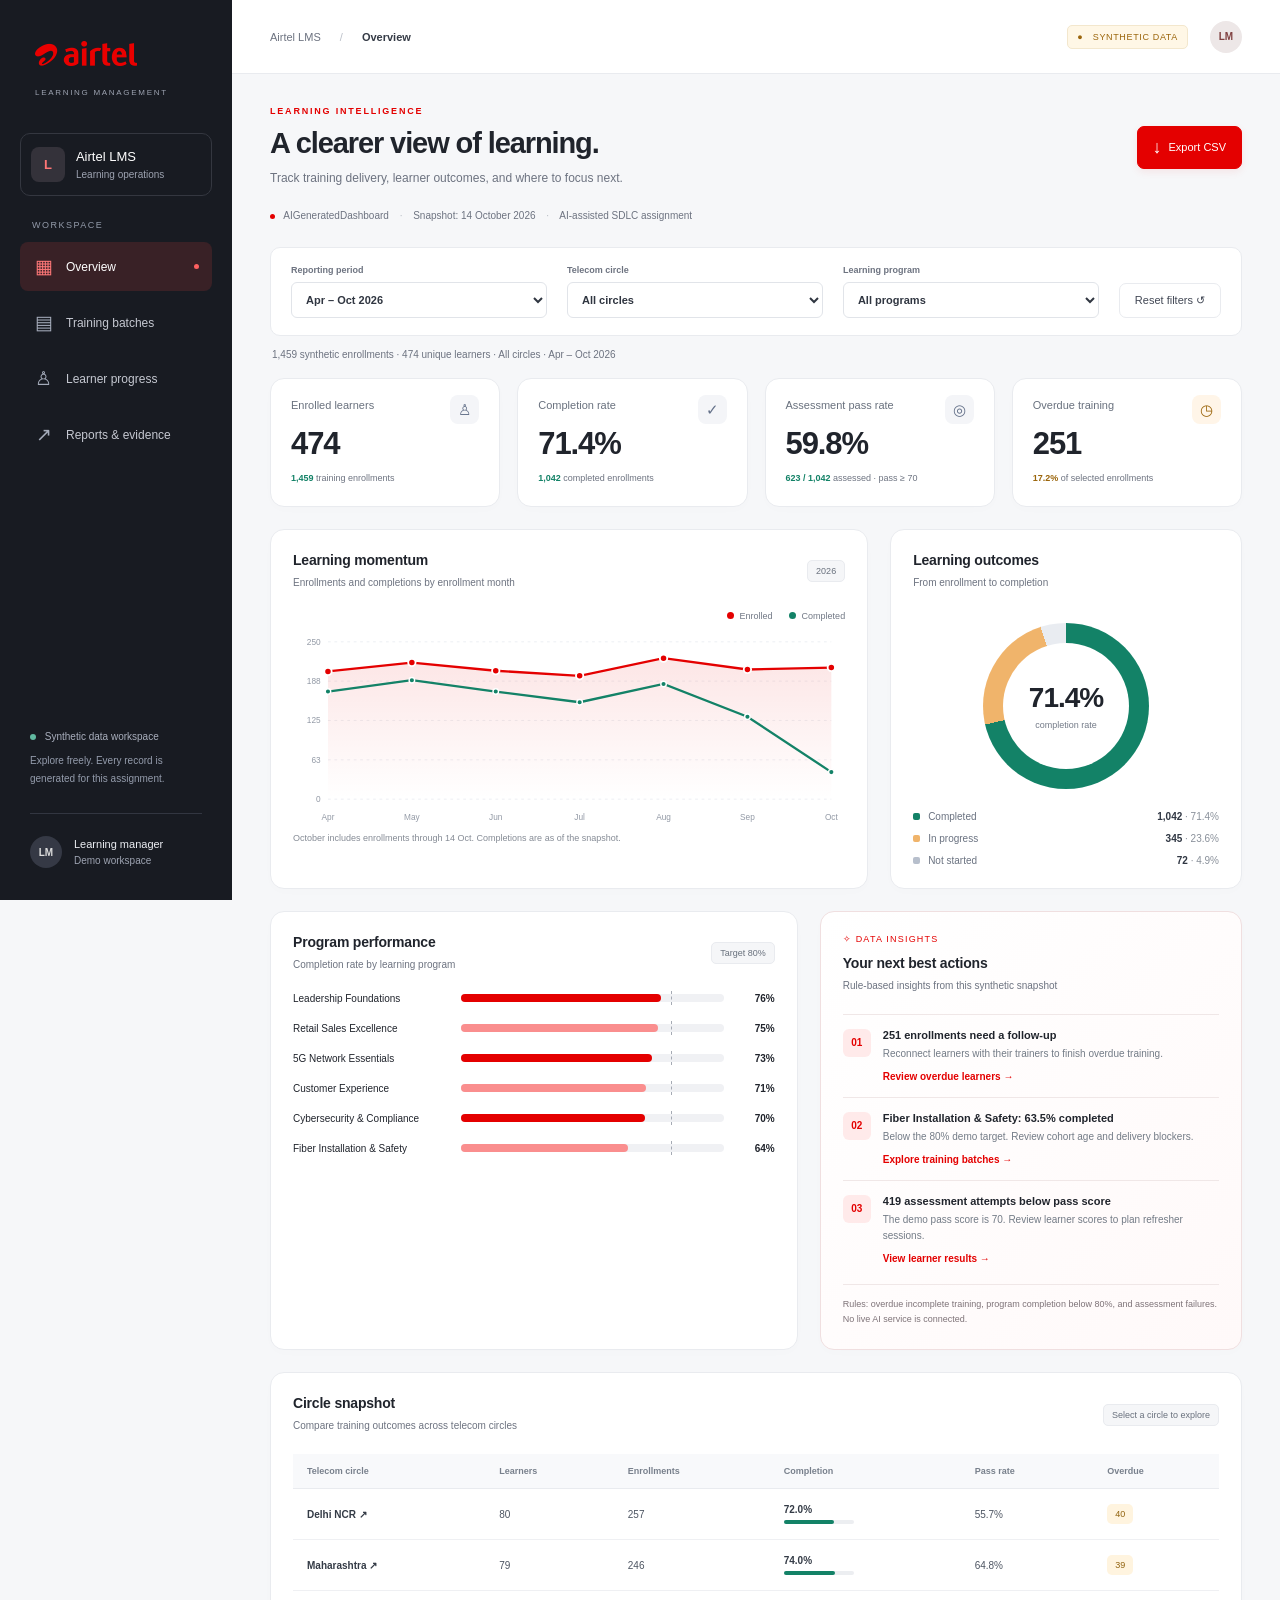
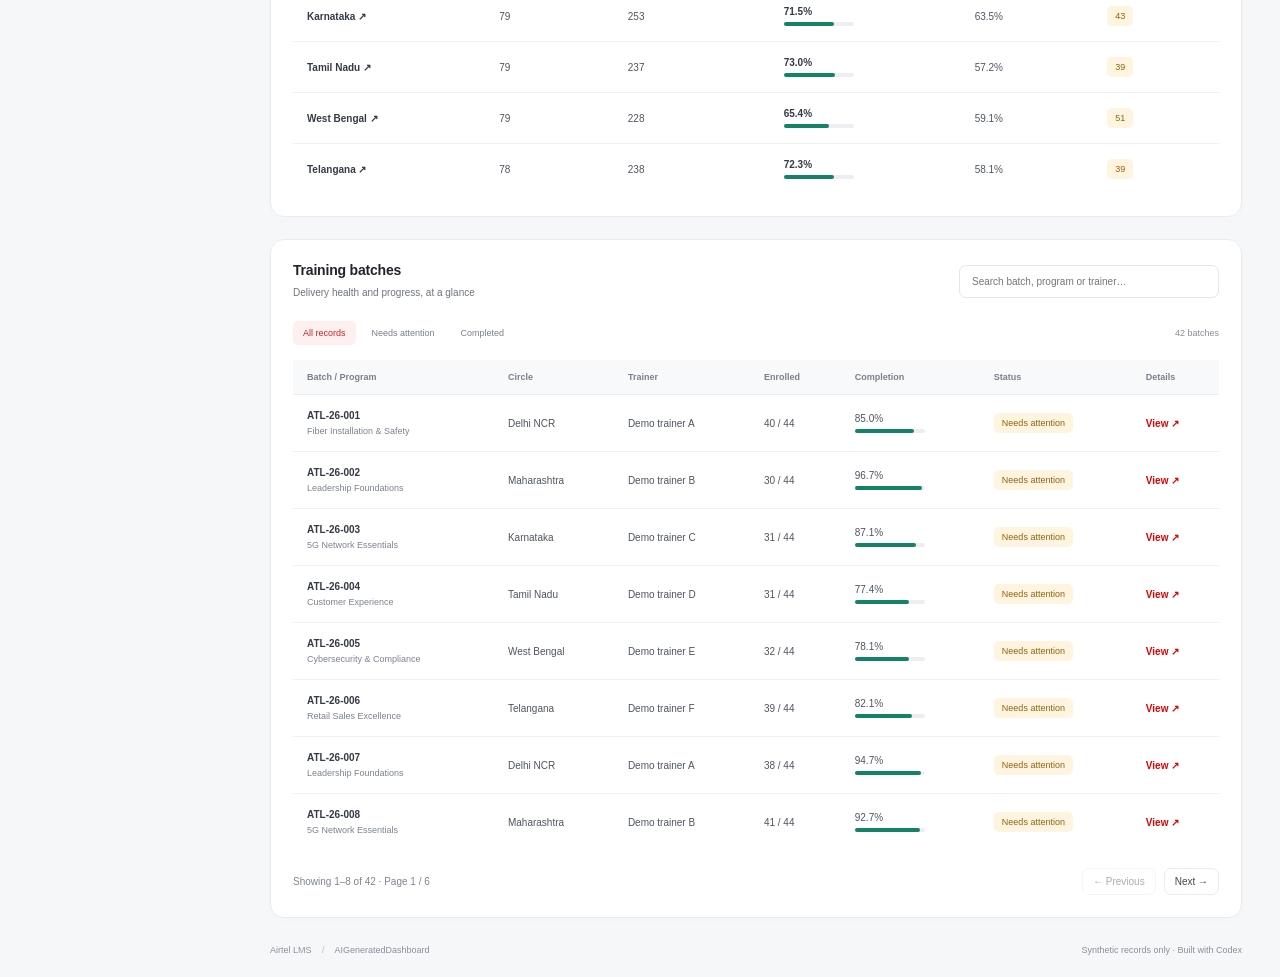
<file: LearnetLinq.WebUI/AIGeneratedDashboard/index.html>
<!doctype html>
<html lang="en">
<head>
  <meta charset="utf-8">
  <meta name="viewport" content="width=device-width, initial-scale=1">
  <meta name="description" content="Airtel LMS learning operations dashboard using deterministic synthetic data.">
  <title>AIGeneratedDashboard | Airtel LMS</title>
  <link rel="icon" href="../dist/assets/media/logos/Airtel_logo.png" type="image/png">
  <link rel="stylesheet" href="dashboard.css">
  <script defer src="data.js"></script>
  <script defer src="dashboard.js"></script>
</head>
<body>
  <a class="skip" href="#main">Skip to dashboard</a>
  <aside class="sidebar">
    <a class="brand" href="#overview" aria-label="Airtel LMS overview"><img src="../dist/assets/media/logos/Airtel_logo.png" alt="airtel"><span>LEARNING MANAGEMENT</span></a>
    <div class="workspace"><span class="workspace-icon">L</span><div>Airtel LMS<small>Learning operations</small></div></div>
    <p class="nav-label">WORKSPACE</p>
    <nav aria-label="Dashboard navigation">
      <a href="#overview" data-view="overview"><span aria-hidden="true">▦</span> Overview</a>
      <a href="#batches" data-view="batches"><span aria-hidden="true">▤</span> Training batches</a>
      <a href="#learners" data-view="learners"><span aria-hidden="true">♙</span> Learner progress</a>
      <a href="#reports" data-view="reports"><span aria-hidden="true">↗</span> Reports &amp; evidence</a>
    </nav>
    <div class="sidebar-bottom"><div class="demo-dot"></div> Synthetic data workspace<p>Explore freely. Every record is generated for this assignment.</p><div class="profile"><span>LM</span><div>Learning manager<small>Demo workspace</small></div></div></div>
  </aside>
  <div class="shell">
    <header class="topbar"><div>Airtel LMS <span>/</span> <strong id="breadcrumb">Overview</strong></div><div class="top-meta"><span class="synthetic-badge">● &nbsp; SYNTHETIC DATA</span><span class="avatar">LM</span></div></header>
    <main id="main">
      <div class="page-heading"><div><p class="eyebrow">LEARNING INTELLIGENCE</p><h1 id="page-title">A clearer view of learning.</h1><p id="page-description">Track training delivery, learner outcomes, and where to focus next.</p></div><button id="export" class="button primary"><span aria-hidden="true">↓</span> Export CSV</button></div>
      <div class="context-line"><span class="live-dot"></span> AIGeneratedDashboard <span class="separator">·</span> Snapshot: 14 October 2026 <span class="separator">·</span> AI-assisted SDLC assignment</div>
      <section class="filters" aria-label="Dashboard filters">
        <label>Reporting period<select id="period"><option value="all">Apr – Oct 2026</option><option value="quarter">Aug – Oct 2026</option><option value="month">October 2026</option></select></label>
        <label>Telecom circle<select id="circle"><option value="all">All circles</option></select></label>
        <label>Learning program<select id="course"><option value="all">All programs</option></select></label>
        <button id="reset" class="button ghost">Reset filters ↺</button>
      </section>
      <p id="filter-summary" class="filter-summary" role="status" aria-live="polite"></p>
      <section id="metrics" class="metrics" aria-label="Key performance indicators"></section>
      <div id="overview-view" class="view">
        <section class="chart-grid">
          <article class="panel"><div class="panel-heading"><div><h2>Learning momentum</h2><p>Enrollments and completions by enrollment month</p></div><span class="subtle-tag">2026</span></div><div class="legend"><span><i class="red"></i>Enrolled</span><span><i class="green"></i>Completed</span></div><div id="trend-chart" class="trend-chart"></div><p class="chart-note">October includes enrollments through 14 Oct. Completions are as of the snapshot.</p></article>
          <article class="panel"><div class="panel-heading"><div><h2>Learning outcomes</h2><p>From enrollment to completion</p></div></div><div id="outcomes" class="outcomes"></div><div id="outcome-legend" class="outcome-legend"></div></article>
        </section>
        <section class="detail-grid">
          <article class="panel"><div class="panel-heading"><div><h2>Program performance</h2><p>Completion rate by learning program</p></div><span class="subtle-tag">Target 80%</span></div><div id="program-chart" class="program-chart"></div></article>
          <article class="panel insight-panel"><div class="panel-heading"><div><span class="insight-label">✧ DATA INSIGHTS</span><h2>Your next best actions</h2><p>Rule-based insights from this synthetic snapshot</p></div></div><div id="insights"></div><div class="insight-footnote">Rules: overdue incomplete training, program completion below 80%, and assessment failures. No live AI service is connected.</div></article>
        </section>
        <article class="panel region-panel"><div class="panel-heading"><div><h2>Circle snapshot</h2><p>Compare training outcomes across telecom circles</p></div><span class="subtle-tag">Select a circle to explore</span></div><div class="table-scroll"><table><caption class="sr-only">Circle performance. Select a circle to filter the dashboard.</caption><thead><tr><th scope="col">Telecom circle</th><th scope="col">Learners</th><th scope="col">Enrollments</th><th scope="col">Completion</th><th scope="col">Pass rate</th><th scope="col">Overdue</th></tr></thead><tbody id="circle-table"></tbody></table></div></article>
      </div>
      <section id="records-panel" class="panel view"><div class="panel-heading"><div><h2 id="records-title">Training batches</h2><p id="records-subtitle">Delivery health and progress, at a glance</p></div><label class="search-label"><span class="sr-only">Search records</span><input id="search" type="search" placeholder="Search batch, program or trainer…"></label></div><div class="table-tools"><div class="tabs" aria-label="Batch risk filters"><button class="active" data-risk="all" aria-pressed="true">All records</button><button data-risk="risk" aria-pressed="false">Needs attention</button><button data-risk="complete" aria-pressed="false">Completed</button></div><span id="record-count"></span></div><div class="table-scroll"><table><caption id="records-caption" class="sr-only">Training batches</caption><thead id="records-head"></thead><tbody id="records-body"></tbody></table></div><div class="pagination"><span id="page-info"></span><div><button id="previous" class="button ghost" aria-label="Previous page">← Previous</button><button id="next" class="button ghost" aria-label="Next page">Next →</button></div></div></section>
      <section id="reports-view" class="view" hidden><div class="report-grid"><article class="panel"><div class="panel-heading"><div><h2>Snapshot report</h2><p>A shareable view of the current selection</p></div></div><div id="report-summary" class="report-summary"></div><button id="export-summary" class="button primary">↓ Download summary CSV</button></article><article class="panel"><div class="panel-heading"><div><h2>KPI definitions</h2><p>Transparent calculations, consistent decisions</p></div></div><dl class="definitions"><dt>Enrolled learners</dt><dd>Unique synthetic learners in the selected enrollments.</dd><dt>Completion rate</dt><dd>Completed enrollments ÷ all selected enrollments.</dd><dt>Assessment pass rate</dt><dd>Scores of at least 70 ÷ completed assessments. Unassessed records are excluded.</dd><dt>Overdue training</dt><dd>Incomplete enrollments whose due date is before 14 October 2026.</dd><dt>Filters and exports</dt><dd>Period, circle and program apply across every view. Search and status apply to the record table and its CSV export.</dd></dl></article></div><article class="panel evidence"><div class="panel-heading"><div><h2>Built with AI across the SDLC</h2><p>Assignment evidence is included in the project repository.</p></div><span class="subtle-tag">Due 15 Oct 2026</span></div><div class="evidence-steps"><span>01 <b>Requirements</b></span><span>02 <b>Design</b></span><span>03 <b>Implementation</b></span><span>04 <b>Testing</b></span><span>05 <b>Review</b></span><span>06 <b>Documentation</b></span></div><p>See <code>docs/AIGeneratedDashboard/</code> for the PRD, work items, test cases, review, session record, and submission checklist. Data is deterministically generated in <code>data.js</code>.</p></article></section>
      <footer><span>Airtel LMS <span class="separator">/</span> AIGeneratedDashboard</span><span>Synthetic records only · Built with Codex</span></footer>
    </main>
  </div>
  <dialog id="details"><div class="dialog-heading"><div><p class="eyebrow">TRAINING DETAIL</p><h2 id="detail-title"></h2></div><button id="close-dialog" class="button ghost" aria-label="Close details">✕</button></div><div id="detail-body"></div></dialog>
  <div id="toast" role="status" aria-live="polite" hidden></div>
</body>
</html>
</file>
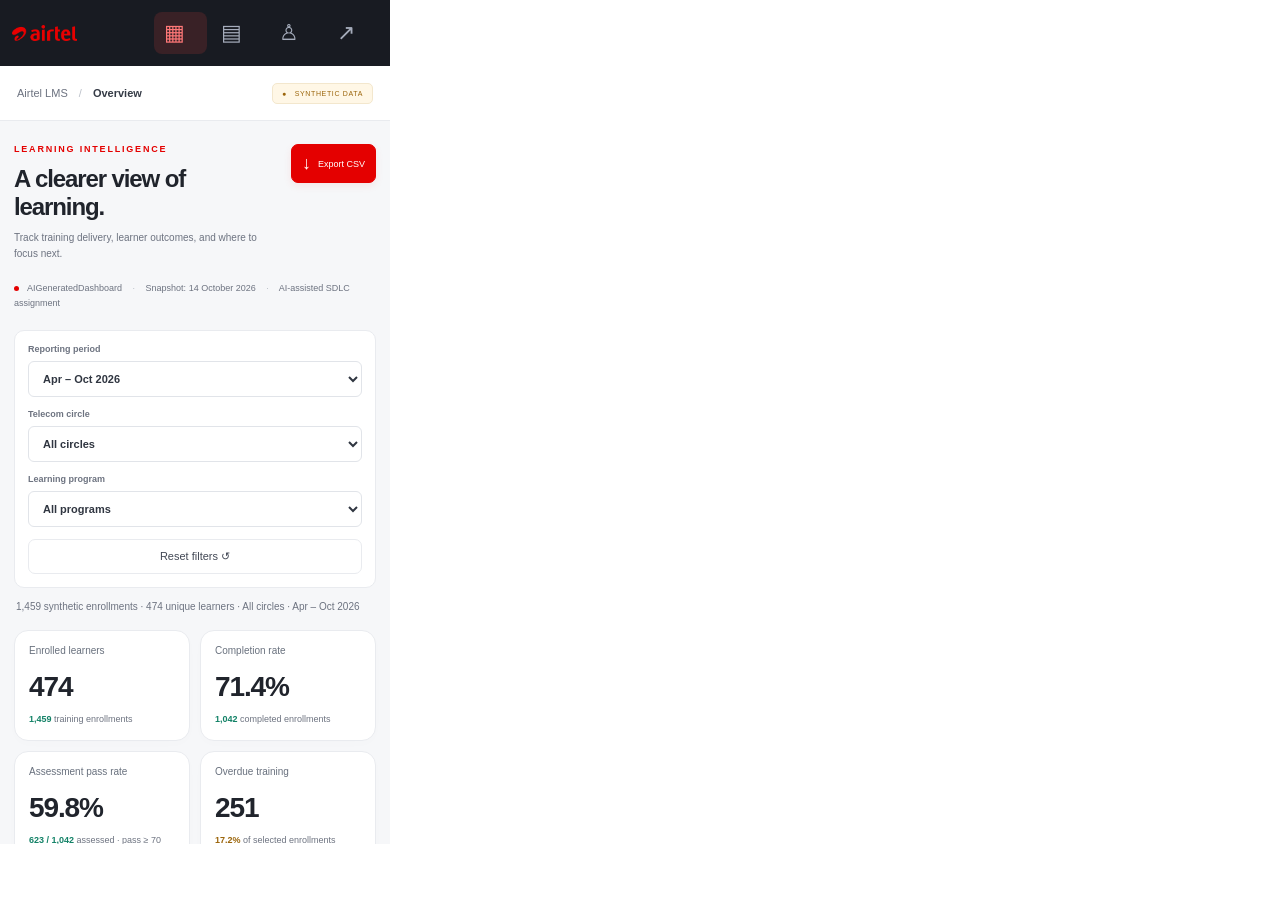
<file: LearnetLinq.WebUI/AIGeneratedDashboard/preview-mobile.html>
<!doctype html><html lang="en"><head><meta charset="utf-8"><title>390px mobile dashboard preview</title><style>html,body{margin:0;padding:0}iframe{display:block;width:390px;height:844px;border:0}</style></head><body><iframe src="index.html" title="Airtel dashboard at a 390px mobile viewport"></iframe></body></html>
</file>
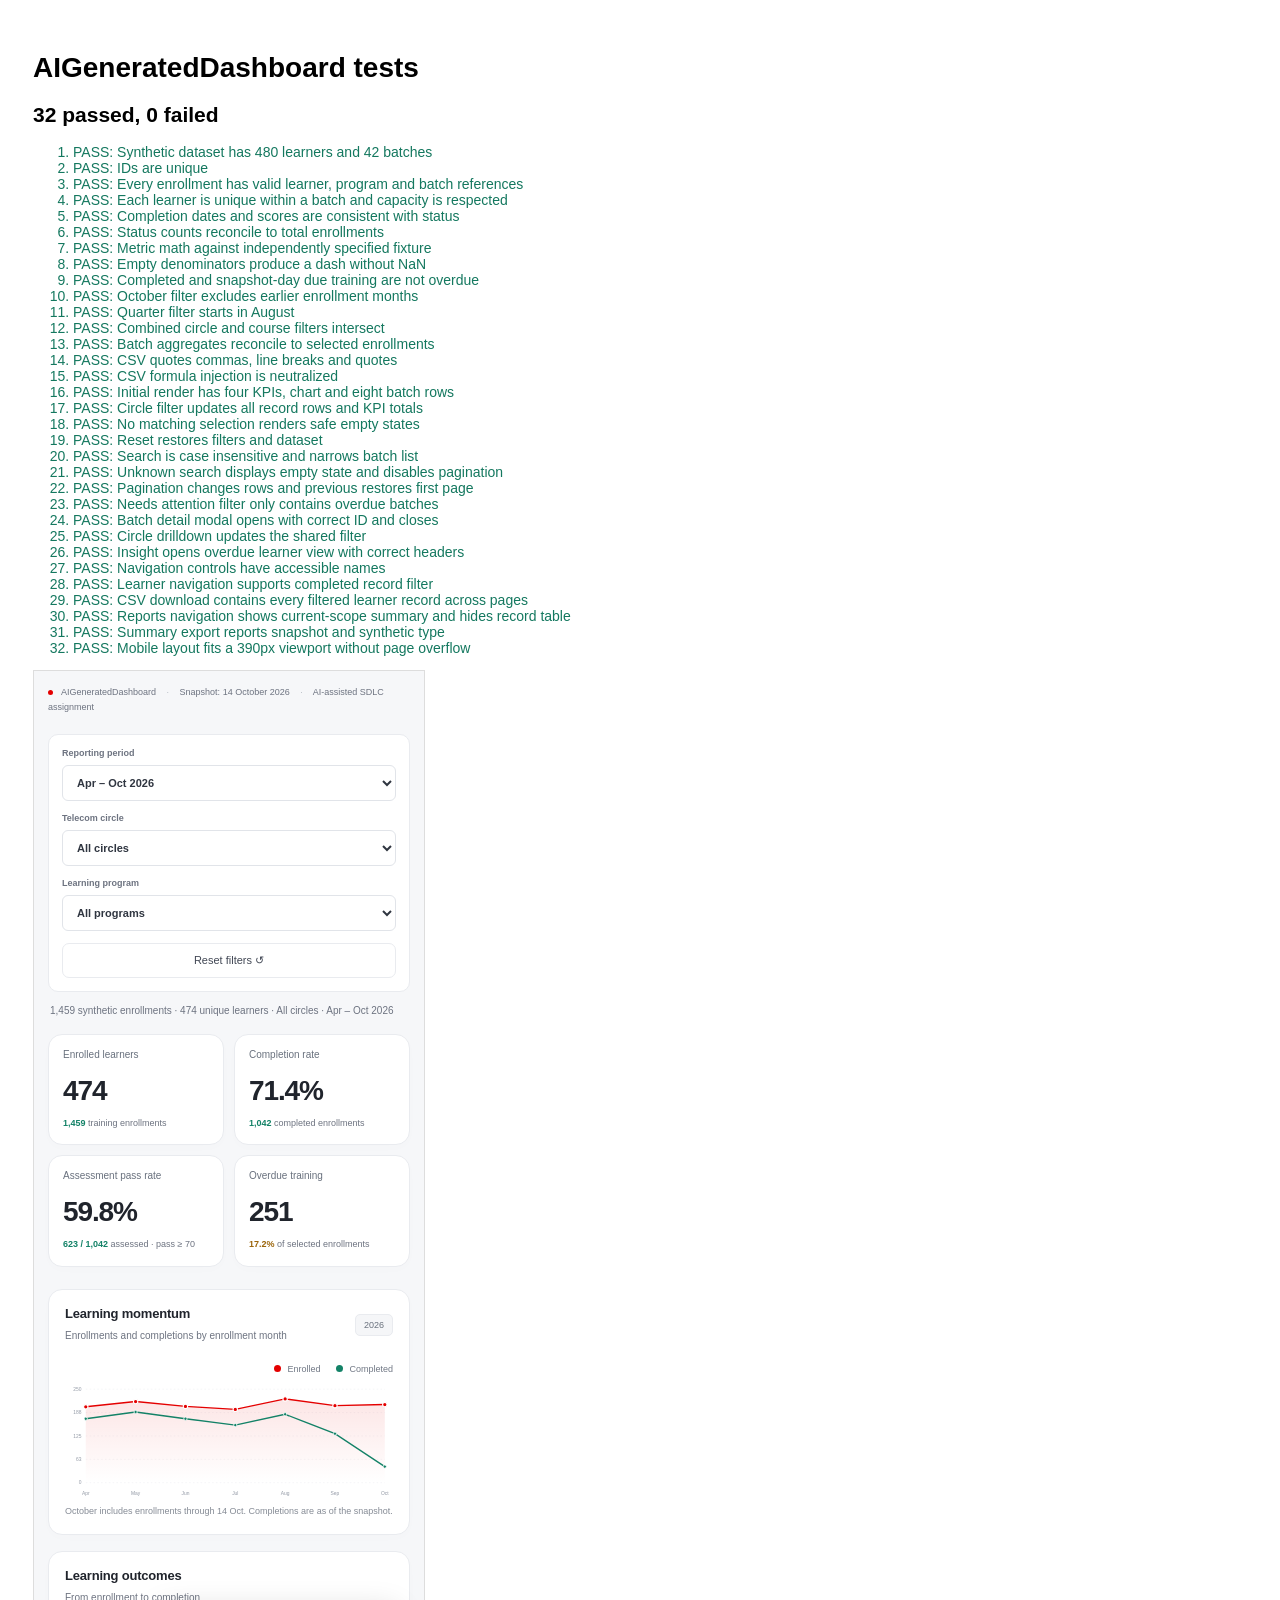
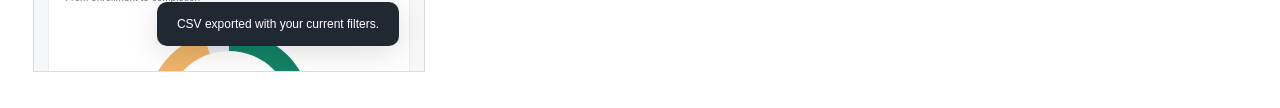
<file: LearnetLinq.WebUI/AIGeneratedDashboard/tests.html>
<!doctype html>
<html lang="en"><head><meta charset="utf-8"><title>Airtel dashboard tests</title><style>body{font:14px Segoe UI,sans-serif;padding:25px}iframe{width:1440px;height:1000px;border:1px solid #ddd}.pass{color:#14785f}.fail{color:#b32222}</style></head><body data-test-status="running"><h1>AIGeneratedDashboard tests</h1><ol id="results"></ol><iframe id="app" src="index.html" title="Dashboard under test"></iframe><script>
'use strict';
document.getElementById('app').addEventListener('load', function () {
  const win = this.contentWindow, doc = win.document, api = win.AirtelDashboard, data = win.AirtelData;
  let failed = 0, passed = 0;
  function test(name, fn) { const li = document.createElement('li'); try { fn(); passed++; li.className = 'pass'; li.textContent = 'PASS: ' + name; } catch (error) { failed++; li.className = 'fail'; li.textContent = 'FAIL: ' + name + ': ' + error.message; } document.getElementById('results').appendChild(li); }
  function assert(value, message) { if (!value) throw new Error(message || 'Assertion failed'); }
  function change(id, value) { doc.getElementById(id).value = value; doc.getElementById(id).dispatchEvent(new win.Event('change')); }
  function click(selector) { doc.querySelector(selector).click(); }
  const all = { period: 'all', circle: 'all', course: 'all' };
  test('Synthetic dataset has 480 learners and 42 batches', () => { assert(data.learners.length === 480); assert(data.batches.length === 42); assert(data.enrollments.length > 1200); });
  test('IDs are unique', () => { ['learners','batches','enrollments'].forEach(key => assert(new Set(data[key].map(r => r.id)).size === data[key].length)); });
  test('Every enrollment has valid learner, program and batch references', () => { data.enrollments.forEach(r => { const batch = data.batches.find(b => b.id === r.batchId); assert(data.learners.some(l => l.id === r.learnerId)); assert(data.programs.some(p => p.id === r.programId)); assert(batch && batch.circle === r.circle && batch.programId === r.programId); }); });
  test('Each learner is unique within a batch and capacity is respected', () => { data.batches.forEach(b => { const entries = data.enrollments.filter(r => r.batchId === b.id); assert(new Set(entries.map(r => r.learnerId)).size === entries.length); assert(entries.length <= b.capacity); }); });
  test('Completion dates and scores are consistent with status', () => { data.enrollments.forEach(r => { assert(r.enrolledAt <= data.snapshot); assert(r.due >= r.enrolledAt); if (r.status === 'Completed') { assert(r.progress === 100); assert(r.completedAt >= r.enrolledAt && r.completedAt <= data.snapshot); assert(r.score >= 0 && r.score <= 100); } else { assert(r.progress < 100); assert(r.score === null && r.completedAt === null); } }); });
  test('Status counts reconcile to total enrollments', () => { const s = api.summary(data.enrollments); assert(s.completed + s.inProgress + s.notStarted === s.enrolled); assert(s.passed <= s.assessed); assert(s.assessed === s.completed); });
  test('Metric math against independently specified fixture', () => { const s = api.summary([{learnerId:'A',status:'Completed',score:70,due:'2026-09-01'},{learnerId:'A',status:'Completed',score:69,due:'2026-09-01'},{learnerId:'B',status:'In progress',score:null,due:'2026-10-13'},{learnerId:'C',status:'Not started',score:null,due:'2026-10-14'}]); assert(s.learners===3 && s.enrolled===4 && s.completed===2 && s.passed===1 && s.assessed===2 && s.overdue===1); assert(api.pct(s.completed,s.enrolled)==='50.0%'); assert(api.pct(s.passed,s.assessed)==='50.0%'); });
  test('Empty denominators produce a dash without NaN', () => { assert(api.pct(0,0)==='—'); const s=api.summary([]); assert(s.enrolled===0 && s.learners===0 && s.passed===0); });
  test('Completed and snapshot-day due training are not overdue', () => { assert(!api.overdue({status:'Completed',due:'2026-01-01'})); assert(!api.overdue({status:'In progress',due:'2026-10-14'})); assert(api.overdue({status:'Not started',due:'2026-10-13'})); });
  test('October filter excludes earlier enrollment months', () => { const r=api.selectRows({...all,period:'month'}); assert(r.length>0 && r.every(x=>x.enrolledAt.startsWith('2026-10'))); });
  test('Quarter filter starts in August', () => { assert(api.selectRows({...all,period:'quarter'}).every(r=>r.enrolledAt>='2026-08-01')); });
  test('Combined circle and course filters intersect', () => { const r=api.selectRows({...all,circle:'Delhi NCR',course:'P01'}); assert(r.length>0 && r.every(x=>x.circle==='Delhi NCR'&&x.programId==='P01')); });
  test('Batch aggregates reconcile to selected enrollments', () => { const b=api.batchRows(data.enrollments); assert(b.reduce((n,x)=>n+x.enrolled,0)===data.enrollments.length); });
  test('CSV quotes commas, line breaks and quotes', () => { const result=api.csv(['Header'],[['a,b'],['a"b'],['a\nb']]); assert(result.includes('"a,b"')); assert(result.includes('"a""b"')); assert(result.includes('"a\nb"')); });
  test('CSV formula injection is neutralized', () => { const result=api.csv(['H'],[['=1+1'],['@SUM(1)'],['+1'],['-2']]); assert(result.includes('"\'=1+1"')); assert(result.includes('"\'@SUM(1)"')); assert(result.includes('"\'+1"')); assert(result.includes('"\'-2"')); });
  test('Initial render has four KPIs, chart and eight batch rows', () => { assert(doc.querySelectorAll('.metric').length===4); assert(doc.querySelector('#trend-chart svg')); assert(doc.querySelectorAll('#records-body tr').length===8); });
  test('Circle filter updates all record rows and KPI totals', () => { change('circle','Delhi NCR'); const expected=api.summary(api.selectRows({...all,circle:'Delhi NCR'})); assert(doc.querySelector('.metric-value').textContent===expected.learners.toLocaleString('en-IN')); assert(doc.querySelectorAll('#circle-table tr').length===1); });
  test('No matching selection renders safe empty states', () => { change('period','month'); change('course','P01'); assert(doc.querySelector('#records-body').textContent.includes('No records')); assert(!doc.getElementById('main').textContent.includes('NaN')); });
  test('Reset restores filters and dataset', () => { click('#reset'); assert(doc.getElementById('circle').value==='all'); assert(doc.getElementById('period').value==='all'); assert(doc.getElementById('course').value==='all'); assert(doc.querySelectorAll('#circle-table tr').length===6); });
  test('Search is case insensitive and narrows batch list', () => { const input=doc.getElementById('search'); input.value='atl-26-001'; input.dispatchEvent(new win.Event('input')); assert(doc.querySelectorAll('#records-body tr').length===1); assert(doc.getElementById('records-body').textContent.includes('ATL-26-001')); });
  test('Unknown search displays empty state and disables pagination', () => { const input=doc.getElementById('search'); input.value='no-such-batch'; input.dispatchEvent(new win.Event('input')); assert(doc.getElementById('records-body').textContent.includes('No records')); assert(doc.getElementById('next').disabled); click('#reset'); });
  test('Pagination changes rows and previous restores first page', () => { const before=doc.getElementById('records-body').textContent; click('#next'); assert(doc.getElementById('records-body').textContent!==before); assert(!doc.getElementById('previous').disabled); click('#previous'); assert(doc.getElementById('records-body').textContent===before); });
  test('Needs attention filter only contains overdue batches', () => { click('[data-risk="risk"]'); assert([...doc.querySelectorAll('#records-body tr')].every(r=>r.textContent.includes('Needs attention'))); click('[data-risk="all"]'); });
  test('Batch detail modal opens with correct ID and closes', () => { const button=doc.querySelector('[data-batch]'); const id=button.dataset.batch; button.click(); assert(doc.getElementById('details').open); assert(doc.getElementById('detail-title').textContent.includes(id)); assert(doc.querySelectorAll('#detail-body tbody tr').length===10); click('#close-dialog'); assert(!doc.getElementById('details').open); });
  test('Circle drilldown updates the shared filter', () => { click('[data-circle="Karnataka"]'); assert(doc.getElementById('circle').value==='Karnataka'); click('#reset'); });
  test('Insight opens overdue learner view with correct headers', () => { click('[data-insight-view="learners"]'); assert(!doc.getElementById('records-panel').hidden); assert(doc.getElementById('overview-view').hidden); assert(doc.getElementById('records-title').textContent==='Learner progress'); assert([...doc.querySelectorAll('#records-body tr')].every(r=>r.textContent.includes('Overdue'))); });
  test('Navigation controls have accessible names', () => { assert([...doc.querySelectorAll('nav a')].every(a=>a.textContent.trim().length>0)); assert(doc.querySelector('.skip')); assert(doc.querySelector('#close-dialog').getAttribute('aria-label')); });
  test('Learner navigation supports completed record filter', () => { win.location.hash='learners'; win.dispatchEvent(new win.HashChangeEvent('hashchange')); click('[data-risk="complete"]'); assert([...doc.querySelectorAll('#records-body tr')].every(r=>r.textContent.includes('Completed'))); });
  test('CSV download contains every filtered learner record across pages', () => {
    const OriginalBlob=win.Blob, originalClick=win.HTMLAnchorElement.prototype.click, originalUrl=win.URL.createObjectURL;
    let content='', filename='';
    win.Blob=class extends OriginalBlob { constructor(parts,options) { super(parts,options); content=parts.join(''); } };
    win.HTMLAnchorElement.prototype.click=function(){filename=this.download;}; win.URL.createObjectURL=()=> 'blob:dashboard-test';
    try { click('#export'); assert(filename.includes('learners')); assert(content.split('\r\n').length-1===api.summary(data.enrollments).completed); assert(content.includes('"Synthetic"')); assert(content.split('\r\n').length>9); }
    finally { win.Blob=OriginalBlob; win.HTMLAnchorElement.prototype.click=originalClick; win.URL.createObjectURL=originalUrl; }
  });
  test('Reports navigation shows current-scope summary and hides record table', () => { win.location.hash='reports'; win.dispatchEvent(new win.HashChangeEvent('hashchange')); assert(!doc.getElementById('reports-view').hidden); assert(doc.getElementById('records-panel').hidden); assert(doc.getElementById('report-summary').textContent.includes('Completion rate')); });
  test('Summary export reports snapshot and synthetic type', () => {
    const OriginalBlob=win.Blob, originalClick=win.HTMLAnchorElement.prototype.click, originalUrl=win.URL.createObjectURL;
    let content='', filename=''; win.Blob=class extends OriginalBlob { constructor(parts,options){super(parts,options);content=parts.join('');} }; win.HTMLAnchorElement.prototype.click=function(){filename=this.download;}; win.URL.createObjectURL=()=> 'blob:summary-test';
    try { click('#export-summary'); assert(filename.includes('summary')); assert(content.includes('2026-10-14')); assert(content.includes('"Synthetic"')); assert(content.includes('"CompletionRate"')); }
    finally { win.Blob=OriginalBlob; win.HTMLAnchorElement.prototype.click=originalClick; win.URL.createObjectURL=originalUrl; }
  });
  test('Mobile layout fits a 390px viewport without page overflow', () => { win.location.hash='overview'; win.dispatchEvent(new win.HashChangeEvent('hashchange')); document.getElementById('app').style.width='390px'; assert(doc.documentElement.scrollWidth<=win.innerWidth, 'scrollWidth='+doc.documentElement.scrollWidth+', viewport='+win.innerWidth); });
  document.body.dataset.testStatus=failed ? 'failed' : 'passed'; document.body.dataset.passed=passed; document.body.dataset.failed=failed;
  const result=document.createElement('h2'); result.id='test-summary'; result.textContent=passed+' passed, '+failed+' failed'; document.body.insertBefore(result,document.getElementById('results'));
});
</script></body></html>
</file>
<file: LearnetLinq.WebUI/AIGeneratedDashboard/dashboard.css>
:root{--red:#e40000;--red-soft:#fff0f0;--ink:#20242c;--muted:#6d7380;--line:#e9ebef;--surface:#fff;--background:#f6f7f9;--green:#138267;--amber:#9b650b;--radius:14px;--shadow:0 3px 12px #19213003}*{box-sizing:border-box}body{margin:0;font-family:"Open Sans","Segoe UI",Arial,sans-serif;color:var(--ink);background:var(--background);font-size:14px}button,input,select{font:inherit}button,a,select{touch-action:manipulation}button,a{transition:background .16s,color .16s}button{cursor:pointer}a{color:inherit}button:focus-visible,a:focus-visible,select:focus-visible,input:focus-visible{outline:3px solid #2165bd;outline-offset:3px}.skip{position:fixed;top:-60px;z-index:100;background:white;padding:15px}.skip:focus{top:10px}.sr-only{position:absolute;width:1px;height:1px;padding:0;margin:-1px;overflow:hidden;clip:rect(0,0,0,0);white-space:nowrap;border:0}.sidebar{position:fixed;inset:0 auto 0 0;width:232px;background:#181b22;color:#c5c8d1;padding:32px 20px;display:flex;flex-direction:column;z-index:5}.brand{text-decoration:none;display:flex;flex-direction:column;align-items:flex-start;gap:13px;padding:0 15px}.brand img{width:102px;height:43px;object-fit:contain}.brand>span{font-size:8px;letter-spacing:1.7px;color:#9da3b1}.workspace{display:flex;align-items:center;gap:11px;border:1px solid #343740;border-radius:10px;padding:13px 10px;margin:36px 0 24px;font-size:13px;color:#fff}.workspace-icon{background:#34323a;color:#ff7676;padding:10px 13px;border-radius:8px;font-weight:700}small{display:block;font-size:10px;font-weight:400;color:#9da3b1;margin-top:5px}.nav-label{font-size:9px;letter-spacing:1.5px;margin:0 12px 12px;color:#939baa}nav{display:flex;flex-direction:column;gap:7px}nav a{display:flex;align-items:center;gap:12px;text-decoration:none;padding:13px;border-radius:8px;font-size:12px}nav a>span{font-size:19px;width:21px;text-align:center;color:#a5acbb}nav a:hover{background:#292d37}nav a.active{background:#392126;color:#fff}nav a.active>span{color:#ff7878}nav a.active:after{content:"";width:5px;height:5px;border-radius:50%;background:#fc6060;margin-left:auto}.sidebar-bottom{margin-top:auto;padding:45px 10px 0;font-size:10px;color:#a9afbd}.demo-dot,.live-dot{display:inline-block;width:6px;height:6px;border-radius:50%;background:#61b9a1;margin-right:6px}.sidebar-bottom p{font-size:10px;line-height:1.8;color:#949cac;margin:10px 0 25px}.profile{display:flex;align-items:center;gap:12px;border-top:1px solid #323641;padding-top:22px;font-size:11px;color:#eceef3}.profile>span,.avatar{display:grid;place-items:center;width:32px;height:32px;background:#ede7e7;color:#804141;font-size:10px;font-weight:700;border-radius:50%}.profile>span{background:#353945;color:#ddd}.shell{margin-left:232px}.topbar{height:74px;background:var(--surface);border-bottom:1px solid var(--line);padding:0 38px;display:flex;align-items:center;justify-content:space-between;font-size:11px;color:var(--muted)}.topbar>div>span:not(.avatar):not(.synthetic-badge){margin:0 16px;color:#bbc0c9}.topbar strong{font-weight:600;color:#353b46}.top-meta{display:flex;align-items:center;gap:22px}.synthetic-badge{font-size:9px;color:var(--amber);background:#fff7e6;border:1px solid #f3e7cd;padding:6px 9px;border-radius:5px;letter-spacing:.65px}main{max-width:1600px;margin:auto;padding:32px 38px 22px}.page-heading{display:flex;align-items:center;justify-content:space-between;gap:16px}.eyebrow{font-size:9px;font-weight:700;letter-spacing:1.8px;color:var(--red);margin:0 0 11px}h1{font-size:29px;letter-spacing:-1.1px;font-weight:650;margin:0 0 9px}.page-heading p:not(.eyebrow){font-size:12px;color:var(--muted);margin:0;line-height:1.6}.button{border:1px solid var(--line);border-radius:7px;padding:10px 15px;font-size:11px;white-space:nowrap;background:white;color:#414754;display:inline-flex;align-items:center;justify-content:center;gap:7px}.button.primary{background:var(--red);border-color:var(--red);color:white;box-shadow:0 3px 8px #e4000014}.button.primary:hover{background:#bd0000}.button.ghost:hover{background:#f3f4f7}.button:disabled{opacity:.45;cursor:default}.button.primary>span{font-size:18px}.context-line{font-size:10px;color:var(--muted);margin:19px 0 23px;line-height:1.7}.separator{margin:0 8px;color:#b8bdc5}.live-dot{background:var(--red);width:5px;height:5px}.filters{display:flex;align-items:flex-end;gap:20px;background:white;border:1px solid var(--line);border-radius:10px;padding:17px 20px}.filters label{font-size:9px;color:var(--muted);display:flex;flex-direction:column;gap:7px;flex:1;max-width:260px;font-weight:600}.filters select{width:100%;font-size:11px;border:1px solid #e1e4e9;color:#303641;border-radius:6px;padding:10px 28px 10px 10px;background:#fff}.filters .button{margin-left:auto}.filter-summary{font-size:10px;color:var(--muted);margin:13px 2px 18px}.metrics{display:grid;grid-template-columns:repeat(4,1fr);gap:17px;margin-bottom:22px}.metric{background:var(--surface);border:1px solid var(--line);border-radius:var(--radius);padding:20px;box-shadow:var(--shadow);position:relative}.metric-label{font-size:11px;color:#69717e;margin:0 0 15px}.metric-icon{float:right;border-radius:8px;display:grid;place-items:center;background:#f4f5f8;width:29px;height:29px;color:#647189;margin-top:-4px;font-size:15px}.metric-value{font-size:31px;letter-spacing:-1.1px;font-weight:650;margin:0 0 10px}.metric-note{font-size:9px;color:var(--muted);line-height:1.5}.metric-note strong{font-weight:600;color:var(--green)}.metric.warning .metric-icon{background:#fff5e8;color:var(--amber)}.metric.warning .metric-note strong{color:var(--amber)}.panel{background:var(--surface);border:1px solid var(--line);border-radius:var(--radius);box-shadow:var(--shadow);padding:22px;min-width:0}.panel-heading{display:flex;align-items:center;justify-content:space-between;gap:15px;margin-bottom:20px}h2{font-size:14px;letter-spacing:-.2px;margin:0 0 7px;font-weight:650}.panel-heading p{font-size:10px;color:var(--muted);margin:0;line-height:1.6}.subtle-tag{background:#f5f6f8;color:#69717d;border:1px solid var(--line);border-radius:5px;padding:5px 8px;white-space:nowrap;font-size:9px}.chart-grid{display:grid;grid-template-columns:1.7fr 1fr;gap:22px;margin-bottom:22px}.legend{display:flex;justify-content:flex-end;gap:16px;font-size:9px;color:#717885;margin-bottom:7px}.legend span{display:flex;align-items:center;gap:6px}.legend i{width:7px;height:7px;border-radius:50%}.red{background:var(--red)}.green{background:var(--green)}.trend-chart svg{width:100%;height:auto;display:block}.chart-note{font-size:9px;color:#858b95;line-height:1.5;margin:6px 0 0}.outcomes{display:flex;justify-content:center;align-items:center;min-height:191px}.donut{width:166px;height:166px;border-radius:50%;display:grid;place-items:center;position:relative}.donut:before{content:"";position:absolute;inset:20px;background:white;border-radius:50%}.donut-center{z-index:1;text-align:center}.donut-center strong{display:block;font-size:28px;letter-spacing:-1px}.donut-center small{font-size:9px;color:#747b88;margin-top:6px}.outcome-legend{display:grid;gap:11px;margin-top:9px}.outcome-item{display:flex;align-items:center;gap:8px;font-size:10px;color:#6a7280}.outcome-item i{width:7px;height:7px;border-radius:2px}.outcome-item strong{margin-left:auto;color:#303743;font-weight:600}.detail-grid{display:grid;grid-template-columns:1.25fr 1fr;gap:22px;margin-bottom:22px}.program-chart{display:grid;gap:19px}.program-row{display:grid;grid-template-columns:155px 1fr 38px;align-items:center;gap:13px;font-size:10px}.bar-track{height:8px;border-radius:5px;background:#f0f1f4;position:relative}.bar-track:after{content:"";position:absolute;left:80%;top:-3px;height:14px;border-left:1px dashed #a5aab4}.bar-fill{height:100%;background:var(--red);border-radius:5px}.program-row:nth-child(even) .bar-fill{background:#fa8e8e}.program-row>strong{text-align:right;font-size:10px}.insight-panel{background:linear-gradient(135deg,#fff,#fff9f9);border-color:#f0dfe0}.insight-label{font-size:9px;color:var(--red);letter-spacing:1.2px;display:block;margin-bottom:11px}.insight{display:flex;align-items:flex-start;gap:12px;padding:14px 0;border-top:1px solid #f0e7e7}.insight-number{font-size:10px;font-weight:600;color:var(--red);background:#ffeaea;border-radius:6px;min-width:28px;height:28px;display:grid;place-items:center}.insight h3{font-size:11px;margin:0 0 5px;font-weight:600}.insight p{font-size:10px;color:#737b86;line-height:1.6;margin:0}.text-button{padding:0;border:0;background:none;color:var(--red);font-size:10px;font-weight:600;margin-top:9px;text-align:left}.text-button:hover{text-decoration:underline}.insight-footnote{font-size:9px;line-height:1.7;color:#7e7378;border-top:1px solid #f0e7e7;padding-top:12px;margin-top:5px}.region-panel{margin-bottom:22px}.table-scroll{overflow-x:auto}table{border-collapse:collapse;width:100%;font-size:10px;text-align:left;white-space:nowrap}th{background:#f8f9fb;color:#78808c;font-weight:600;font-size:9px;padding:12px 14px;border-bottom:1px solid var(--line)}td{padding:15px 14px;border-bottom:1px solid #eff0f3;color:#4d5562}tbody tr:last-child td{border-bottom:0}tbody tr:hover{background:#fcfcfd}td strong{color:#343b46;font-weight:600}td small{font-size:9px;color:#7b8390}.circle-name{background:none;border:0;font:inherit;color:#343b46;padding:0;cursor:pointer;font-weight:600}.circle-name:hover{color:var(--red)}.mini-progress{width:70px;height:4px;background:#eceef1;border-radius:4px;margin-top:5px}.mini-progress span{display:block;height:100%;background:var(--green);border-radius:4px}.pill{padding:5px 8px;font-size:9px;border-radius:5px;display:inline-block}.pill.green{background:#e9f5f0;color:#14785f}.pill.amber{background:#fff4df;color:#91630f}.pill.gray{background:#eff1f5;color:#5d6877}.pill.red{background:#fff0f0;color:#b32222}.search-label{max-width:260px;width:100%}.search-label input{width:100%;border:1px solid #e3e6eb;border-radius:7px;padding:10px 12px;font-size:10px}.table-tools{display:flex;justify-content:space-between;align-items:center;margin-bottom:15px;gap:10px}.tabs{display:flex;gap:6px}.tabs button{border:0;padding:7px 10px;border-radius:5px;background:transparent;color:#78808b;font-size:9px}.tabs button.active{background:#fff0f0;color:#c52727}.table-tools>span{color:#868d98;font-size:9px}.pagination{display:flex;align-items:center;justify-content:space-between;margin-top:18px;font-size:10px;color:#7d8491}.pagination>div{display:flex;gap:8px}.pagination .button{padding:7px 10px;font-size:10px}footer{display:flex;justify-content:space-between;gap:15px;color:#89909a;font-size:9px;padding:27px 0 0}.report-grid{display:grid;grid-template-columns:1fr 1fr;gap:22px;margin-bottom:22px}.report-summary{display:grid;gap:16px;padding:5px 0 25px}.report-line{display:flex;justify-content:space-between;color:#737a86;font-size:11px;border-bottom:1px solid var(--line);padding-bottom:12px}.report-line strong{color:#303743}.definitions{font-size:11px;margin:0}.definitions dt{font-weight:600;margin-bottom:6px}.definitions dd{color:#78808b;margin:0 0 17px;line-height:1.7}.evidence-steps{display:grid;grid-template-columns:repeat(6,1fr);gap:10px}.evidence-steps>span{padding:14px;border:1px solid var(--line);border-radius:8px;color:var(--red);font-size:11px}.evidence-steps b{display:block;margin-top:12px;font-size:10px;color:#414854}.evidence>p{font-size:11px;color:#76808d;line-height:1.8;margin-top:23px}code{font-size:10px;overflow-wrap:anywhere}dialog{border:1px solid var(--line);border-radius:16px;padding:26px;width:min(700px,calc(100% - 30px));color:var(--ink);box-shadow:0 20px 90px #181b2240}dialog::backdrop{background:#181b2270;backdrop-filter:blur(3px)}.dialog-heading{display:flex;align-items:flex-start;justify-content:space-between;margin-bottom:20px}.dialog-heading h2{font-size:19px}.detail-meta{display:grid;grid-template-columns:repeat(3,1fr);gap:15px;background:#f7f8fa;padding:18px;border-radius:10px;margin-bottom:20px}.detail-meta small{color:#737c88;margin:0 0 6px}.detail-meta strong{font-size:12px}.detail-note{font-size:11px;color:#78808b;line-height:1.7}.empty{text-align:center;padding:35px;color:#7d8590;font-size:11px;line-height:1.7}#toast{position:fixed;bottom:25px;right:25px;background:#202832;color:white;padding:15px 20px;border-radius:10px;box-shadow:0 6px 30px #0002;font-size:12px;z-index:20}[hidden]{display:none!important}
@media(min-width:1500px){main{padding-top:40px}.metric{padding:24px}.trend-chart{max-height:250px}.trend-chart svg{max-height:250px}.program-chart{gap:22px}}
@media(max-width:1150px){.sidebar{width:195px;padding:25px 13px}.shell{margin-left:195px}main{padding:26px 24px}.topbar{padding:0 24px}.metrics{gap:12px}.metric{padding:16px}.metric-value{font-size:27px}.chart-grid{grid-template-columns:1.4fr 1fr}.program-row{grid-template-columns:115px 1fr 32px;gap:8px}.panel{padding:18px}.filters{gap:12px}.evidence-steps{grid-template-columns:repeat(3,1fr)}}
@media(max-width:850px){.sidebar{width:72px;align-items:center;padding:25px 8px}.brand{padding:0}.brand img{width:46px;height:25px}.brand>span,.workspace,.nav-label,.sidebar-bottom{display:none}nav{margin-top:35px;width:100%}nav a{font-size:0;justify-content:center;padding:14px 7px}nav a>span{font-size:22px}nav a.active:after{display:none}.shell{margin-left:72px}main{padding:25px 20px}.chart-grid,.detail-grid{grid-template-columns:1fr 1fr}.metrics{grid-template-columns:repeat(2,1fr)}.chart-grid{grid-template-columns:1fr}.outcomes{min-height:175px}.outcome-legend{grid-template-columns:repeat(3,1fr);gap:15px}.outcome-item{flex-wrap:wrap}.filters{flex-wrap:wrap}.filters label{flex:1 1 150px;max-width:none}.filters .button{margin-left:0}.panel-heading{flex-wrap:wrap}.search-label{max-width:100%}.report-grid{grid-template-columns:1fr}.context-line{font-size:9px}}
@media(max-width:560px){.sidebar{position:static;width:100%;height:auto;flex-direction:row;justify-content:space-between;padding:12px}.brand img{width:65px;height:28px}nav{margin:0;flex-direction:row;width:auto;gap:4px}nav a{padding:8px 10px}.shell{margin:0}.topbar{height:55px;padding:0 17px}.top-meta{gap:9px}.avatar{display:none}.synthetic-badge{font-size:7px}.topbar>div>span:not(.avatar):not(.synthetic-badge){margin:0 8px}main{padding:23px 14px}.page-heading{align-items:flex-start}h1{font-size:24px}.page-heading .button{padding:8px 10px;font-size:9px}.page-heading p:not(.eyebrow){font-size:10px}.context-line{margin-bottom:18px}.filters{padding:13px;gap:12px}.filters label{flex-basis:100%;width:100%}.filters .button{width:100%}.metrics{gap:10px}.metric{padding:14px}.metric-label{font-size:10px}.metric-icon{display:none}.metric-value{font-size:28px}.detail-grid{grid-template-columns:1fr}.panel{padding:16px}.chart-grid,.detail-grid{gap:16px;margin-bottom:16px}.outcome-legend{grid-template-columns:1fr}.program-row{grid-template-columns:130px 1fr 32px}.table-tools{flex-wrap:wrap}.pagination{align-items:flex-start;gap:12px;font-size:9px}.pagination .button{font-size:9px}.evidence-steps{grid-template-columns:repeat(2,1fr)}.detail-meta{grid-template-columns:repeat(2,1fr)}footer{flex-direction:column;gap:8px}.subtle-tag{white-space:normal}.panel-heading h2{font-size:13px}}@media(prefers-reduced-motion:reduce){*{transition:none!important}}@media print{.sidebar,.topbar,.filters,.button,.search-label,.tabs,.pagination,footer{display:none!important}.shell{margin:0}main{padding:0}.panel,.metric{break-inside:avoid;box-shadow:none}.metrics{grid-template-columns:repeat(4,1fr)}body{background:white}.view[hidden]{display:none!important}}
</file>
